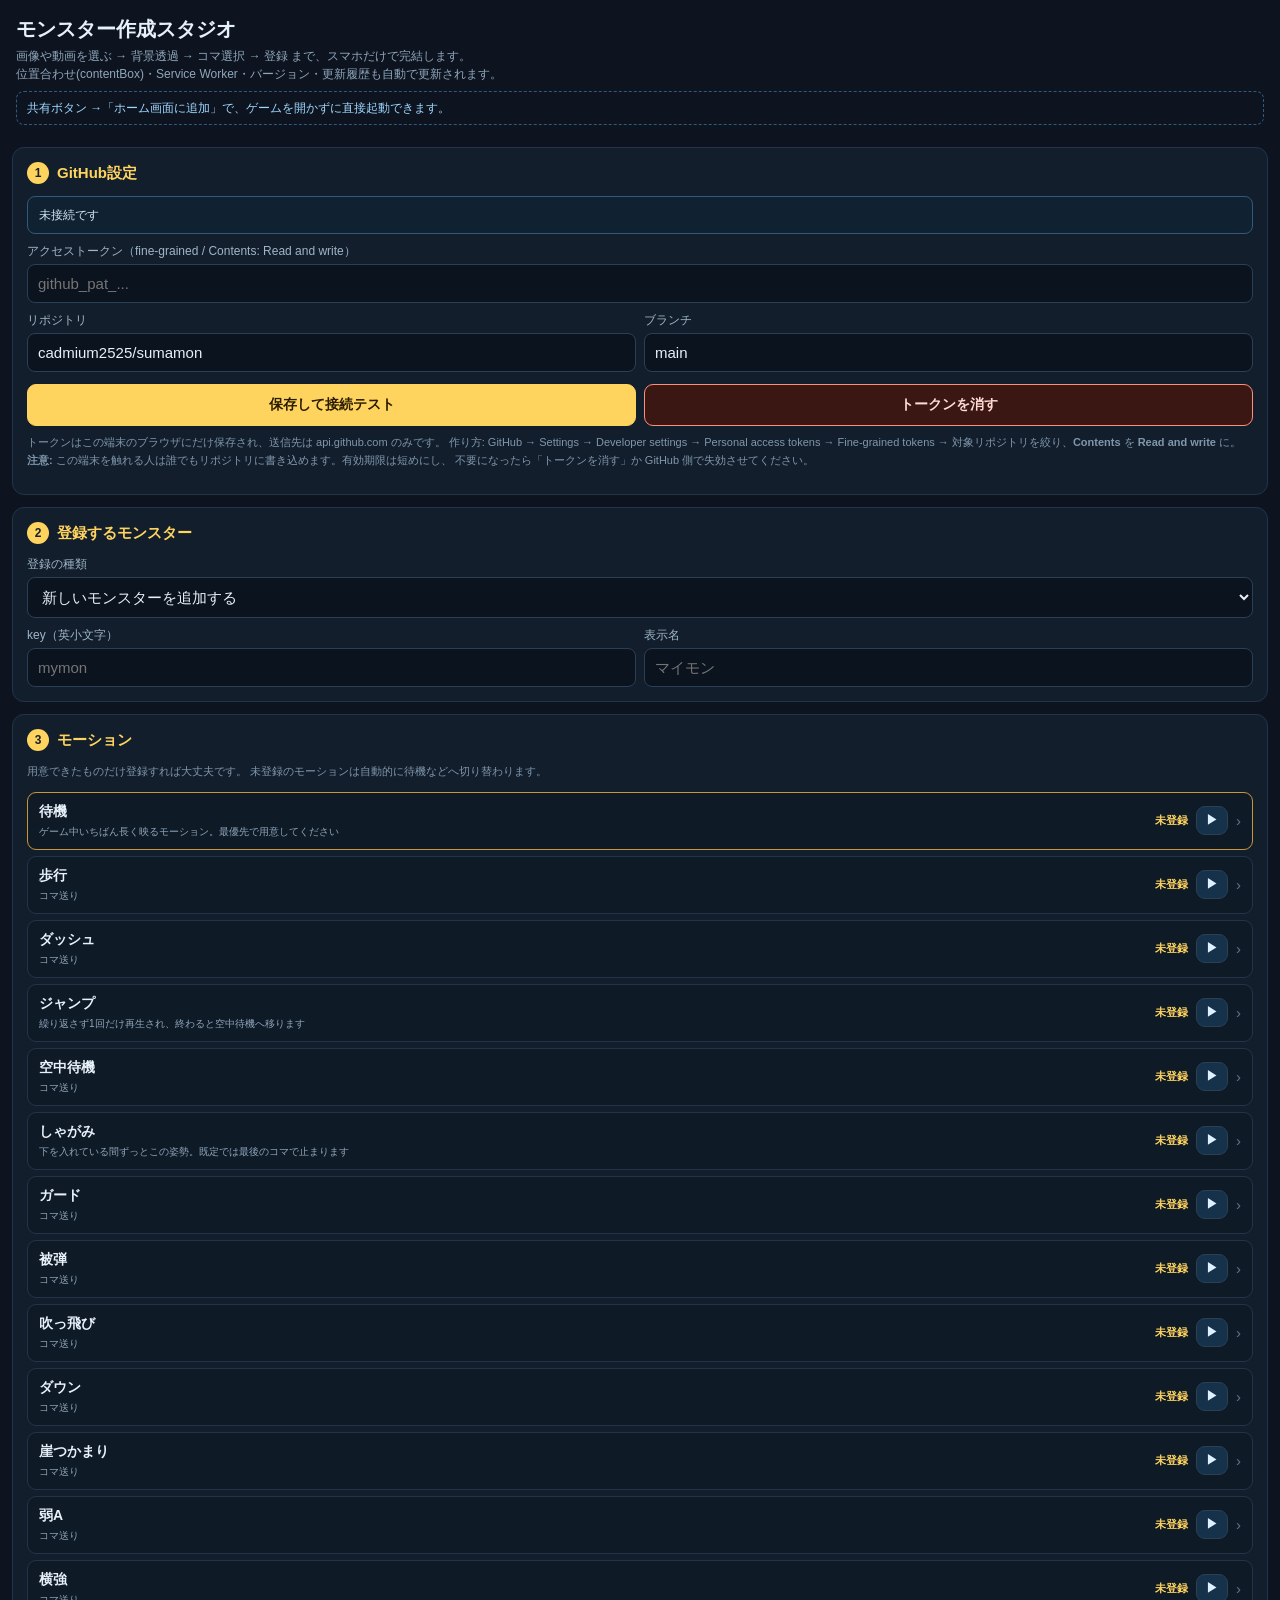
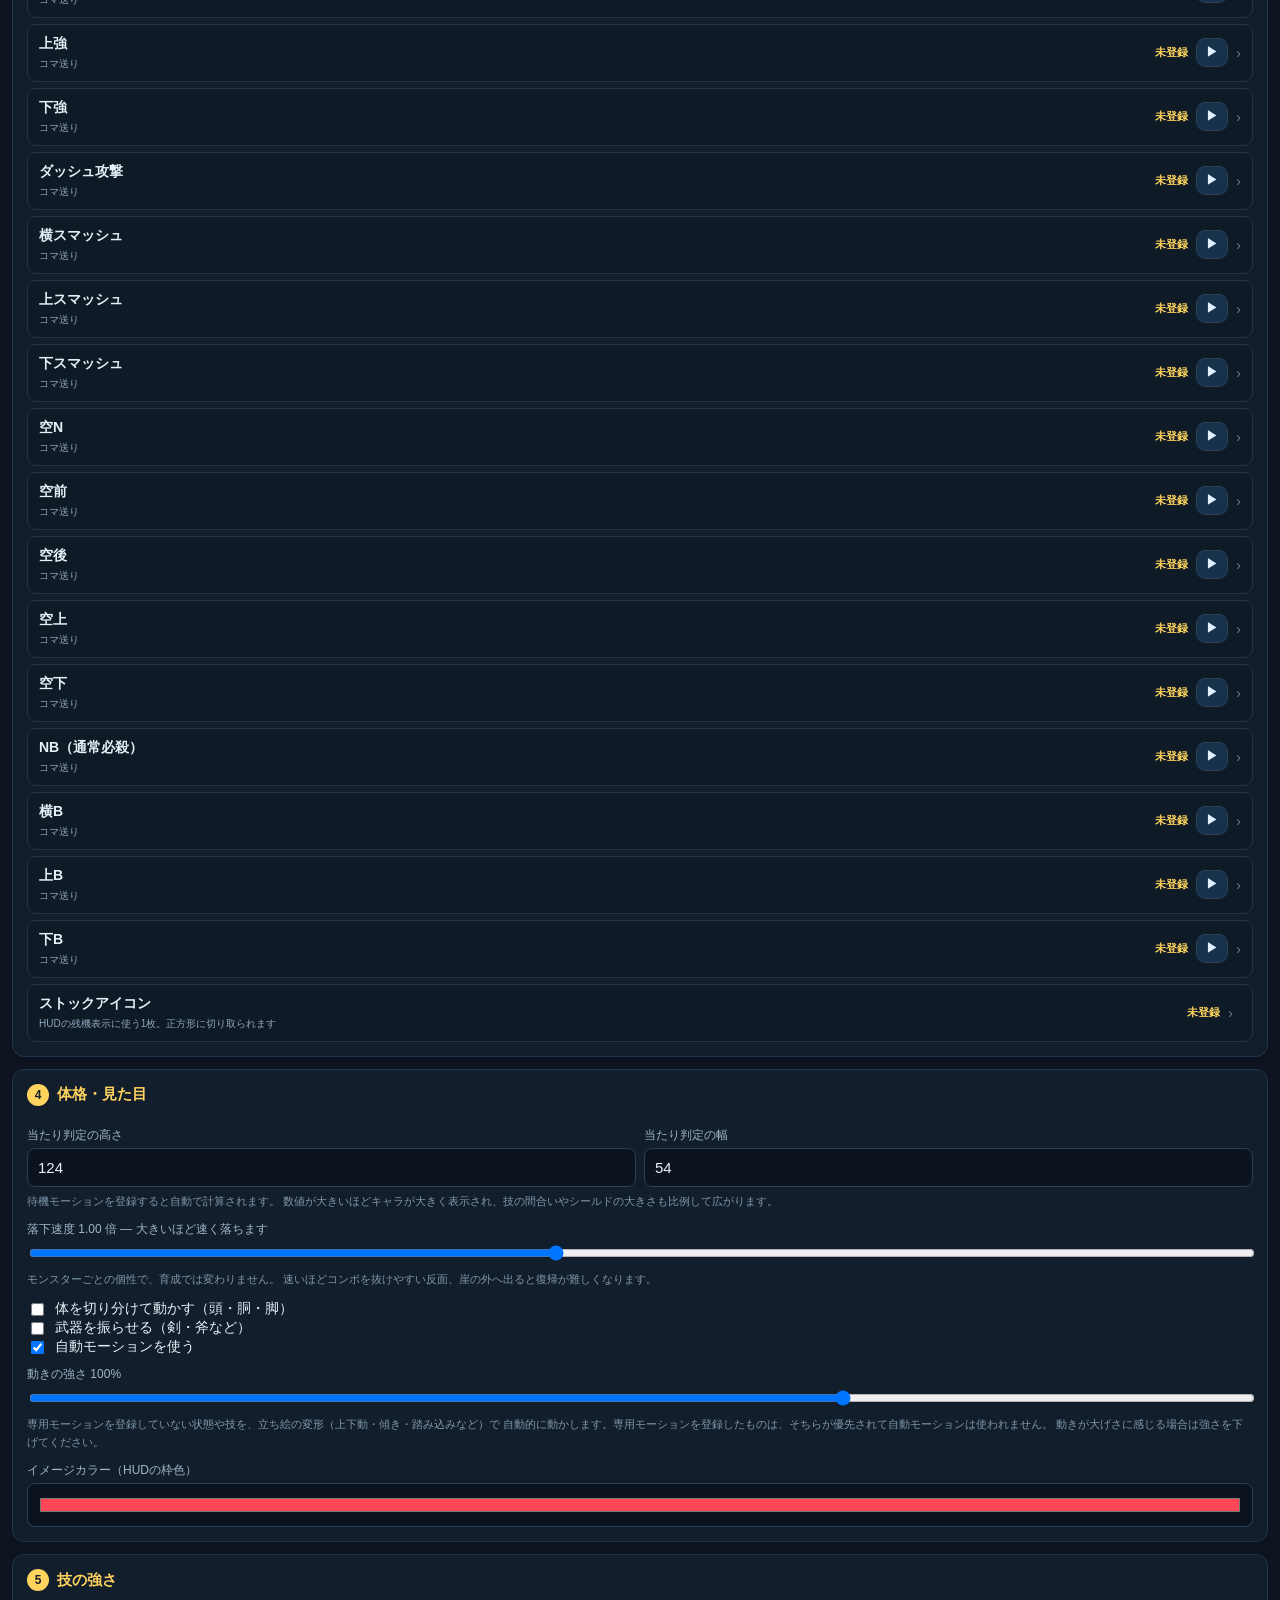
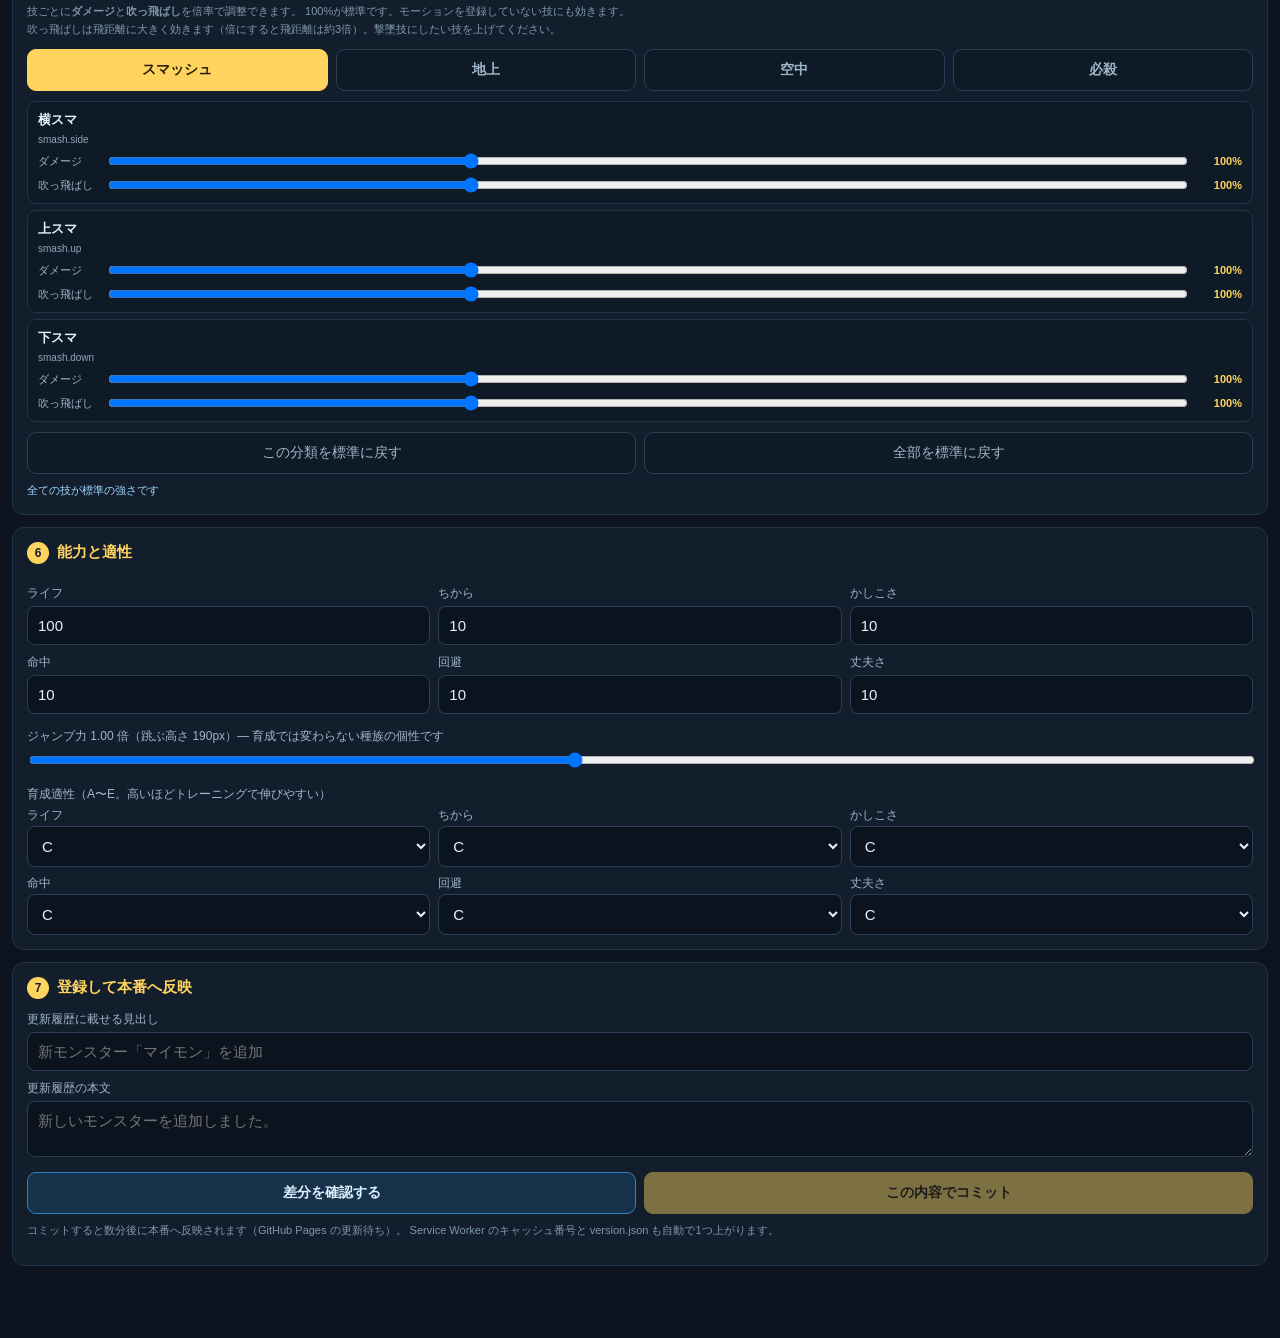
<file: tools/index.html>
<!DOCTYPE html>
<html lang="ja">
<head>
<meta charset="UTF-8">
<meta name="viewport" content="width=device-width, initial-scale=1.0, viewport-fit=cover">
<title>モンスター作成スタジオ</title>
<!-- ゲーム本体とは独立した単体アプリとして動く。
     ホーム画面に追加すればゲームを開かずに直接起動できる。 -->
<link rel="manifest" href="manifest.webmanifest">
<meta name="theme-color" content="#0d1420">
<meta name="mobile-web-app-capable" content="yes">
<meta name="apple-mobile-web-app-capable" content="yes">
<meta name="apple-mobile-web-app-status-bar-style" content="black-translucent">
<meta name="apple-mobile-web-app-title" content="スタジオ">
<link rel="apple-touch-icon" href="assets/studio-icon-180.png">
<link rel="icon" type="image/png" href="assets/studio-icon-180.png">
<style>
* { box-sizing: border-box; -webkit-tap-highlight-color: transparent; }
body { margin: 0; padding: env(safe-area-inset-top) env(safe-area-inset-right) 60px env(safe-area-inset-left); background: #0d1420; color: #e7f1fa;
  font-family: -apple-system, BlinkMacSystemFont, "Hiragino Sans", sans-serif; font-size: 15px; }
header { padding: 16px 16px 10px; }
h1 { margin: 0; font-size: 20px; }
header p { margin: 4px 0 0; color: #8fa6ba; font-size: 12px; line-height: 1.5; }
.install-hint { margin-top: 8px !important; padding: 7px 10px; border: 1px dashed #2f5a7d; border-radius: 8px; color: #9fd8ff !important; }
section { margin: 12px; padding: 14px; border: 1px solid #22344a; border-radius: 12px; background: #131e2c; }
h2 { display: flex; align-items: center; gap: 8px; margin: 0 0 12px; color: #ffd45e; font-size: 15px; }
h2 i { display: flex; width: 22px; height: 22px; align-items: center; justify-content: center;
  border-radius: 50%; color: #17202b; background: #ffd45e; font-size: 12px; font-style: normal; font-weight: 800; }
label { display: block; margin: 9px 0 4px; color: #9fb6c7; font-size: 12px; }
input, select, textarea { width: 100%; padding: 10px; border: 1px solid #2b3f57; border-radius: 8px;
  color: #e7f1fa; background: #0b131e; font-size: 15px; font-family: inherit; }
input[type=range] { padding: 0; }
button { padding: 11px 14px; border: 1px solid #2f81c9; border-radius: 9px; color: #dff1ff;
  background: #16324b; font-size: 14px; font-weight: 700; font-family: inherit; }
button.primary { border-color: #ffd45e; color: #2a1c00; background: #ffd45e; }
button.danger { border-color: #ff8f7d; color: #ffdbd4; background: #3a1712; }
button:disabled { opacity: .45; }
.row { display: flex; gap: 8px; }
.row > * { flex: 1; min-width: 0; }
.note { margin-top: 8px; color: #7f97ac; font-size: 11px; line-height: 1.6; }
.status { margin-top: 10px; padding: 9px 11px; border-radius: 8px; font-size: 12px; line-height: 1.5; word-break: break-all; }
.status.ok { color: #b8f5c8; background: #0f2b1b; border: 1px solid #2f8a52; }
.status.ng { color: #ffd2c9; background: #33150f; border: 1px solid #a44b39; }
.status.info { color: #cfe6f7; background: #102231; border: 1px solid #2f5a7d; }
.motion-list { display: grid; gap: 6px; }
.motion-row { display: grid; grid-template-columns: 1fr auto auto auto; align-items: center; gap: 8px; cursor: pointer;
  padding: 10px 11px; border: 1px solid #22344a; border-radius: 9px; background: #0f1a27; text-align: left; width: 100%; }
.motion-row.done { border-color: #3f9e63; background: #10251a; }
.motion-row.required:not(.done) { border-color: #c9973a; }
.motion-row b { display: block; color: #e7f1fa; font-size: 14px; }
.motion-row small { color: #8fa6ba; font-size: 10px; }
.motion-row .count { color: #ffd45e; font-size: 11px; font-weight: 800; white-space: nowrap; }
.motion-row .count.kept { color: #7fd6a0; }
.projectile-box { margin-top: 14px; padding: 12px; border: 1px solid #2b3f57; border-radius: 10px; background: #0f1a27; }
.projectile-box.hidden, #pj-fields.hidden, #pj-bomb.hidden { display: none; }
.check { display: flex !important; align-items: center; gap: 8px; margin: 0 !important; color: #e7f1fa !important; font-size: 14px !important; }
.check input { width: auto; }
.preview.small { height: 90px; }
.preview.small img { max-height: 80px; max-width: 90%; object-fit: contain; }
.kept-note { margin-top: 8px; padding: 8px 10px; border-radius: 8px; background: #10251a; border: 1px solid #2f8a52; color: #b8f5c8; font-size: 11px; line-height: 1.6; }
.kept-note.hidden { display: none; }
.chev { color: #5d7590; }
.motion-play { padding: 5px 9px; border-color: #2b3f57; background: #16324b; font-size: 12px; }
.motion-play:active { background: #2f81c9; }
/* 画面いっぱいに出すため body の safe-area 余白が効かない。
   端末の時計やノッチに「戻る」が隠れないよう、ここで直接よける。 */
.editor { position: fixed; inset: 0; z-index: 50; overflow-y: auto; background: #0d1420;
  padding: 0 env(safe-area-inset-right) calc(40px + env(safe-area-inset-bottom)) env(safe-area-inset-left); }
.editor.hidden { display: none; }
.editor-head { position: sticky; top: 0; z-index: 2; display: flex; align-items: center; gap: 10px;
  padding: 12px 14px; padding-top: calc(12px + env(safe-area-inset-top));
  background: #101b28; border-bottom: 1px solid #22344a; }
.editor-head strong { flex: 1; font-size: 16px; }
.frames { display: grid; grid-template-columns: repeat(auto-fill, minmax(74px, 1fr)); gap: 6px; margin-top: 10px; }
.frame { position: relative; border: 2px solid #2b3f57; border-radius: 8px; padding: 2px;
  background: repeating-conic-gradient(#20303f 0 25%, #182634 0 50%) 0 0/14px 14px; }
.frame.off { opacity: .35; border-style: dashed; }
.frame.hit { border-color: #ff6b57; box-shadow: 0 0 0 2px rgba(255,107,87,.35) inset; }
.frame .hitmark { position: absolute; right: 3px; bottom: 2px; color: #ff8f7d; font-size: 10px; font-weight: 900; text-shadow: 0 1px 2px #000; }
/* このコマだけ手を入れてある印（筆＝手描きマスク／個＝コマ個別の抜き方） */
.frame .tuned { position: absolute; left: 3px; bottom: 2px; color: #ffd45e; font-size: 10px; font-weight: 900; font-style: normal; text-shadow: 0 1px 2px #000; }
.frame-edit { position: absolute; right: 2px; top: 2px; width: 22px; height: 22px; padding: 0;
  border: 1px solid #3d5a78; border-radius: 6px; background: rgba(10,18,28,.8); color: #ffd45e; font-size: 12px; line-height: 1; }
.frame-adjust-button { position: absolute; right: 28px; top: 2px; width: 22px; height: 22px; padding: 0;
  border: 1px solid #3d5a78; border-radius: 6px; background: rgba(10,18,28,.8); color: #7ce0ff; font-size: 13px; line-height: 1; }
.frame-adjust { margin-top: 10px; padding: 10px 12px; border: 1px solid #3d6b83; border-radius: 10px; background: #102331; }
.frame-adjust.hidden { display: none; }
.frame-adjust strong { color: #dff5ff; font-size: 13px; }
.frame-adjust button { width: 100%; margin-top: 10px; border-color: #597184; background: #142532; color: #c7d8e5; }
/* ---- コマ1枚の背景を手で直す画面 ---- */
.mask-editor .mask-body { display: flex; flex-direction: column; height: calc(100% - 58px); }
.mask-stage { flex: 1; min-height: 40vh; margin: 8px 10px 0; border: 1px solid #22344a; border-radius: 10px;
  overflow: hidden; background: repeating-conic-gradient(#20303f 0 25%, #182634 0 50%) 0 0/18px 18px; }
#mask-canvas { display: block; touch-action: none; cursor: crosshair; }
.mask-tools { padding: 10px 12px 20px; }
.mask-tools .row { margin-top: 8px; }
.load-existing { width: 100%; margin-top: 8px; border-color: #3f9e63; background: #10251a; color: #b8f5c8; }
.load-existing.hidden { display: none; }
#mask-own-fields.hidden { display: none; }
/* 足元が地面から何px浮いているか（崖つかまりなど高さが変わるモーション用） */
.frame .lift { position: absolute; right: 3px; top: 2px; color: #7ce0ff; font-size: 10px; font-weight: 900; font-style: normal; text-shadow: 0 1px 2px #000; }
.seg button { border-color: #2b3f57; background: #0f1a27; color: #9fb6c7; }
.seg button.seg-on { border-color: #ffd45e; color: #2a1c00; background: #ffd45e; }
#atk-detail.hidden, #atk-fields.hidden { display: none; }
.frame-spec { margin-top: 12px; padding: 10px; border: 1px solid #2b3f57; border-radius: 10px; background: #0f1a27; }
#atk-frames-fields.hidden { display: none; }
#atk-endlag-note { display: block; margin-top: 3px; color: #ffd45e; font-size: 10px; }
#atk-endlag-note.hidden { display: none; }
.frame img { display: block; width: 100%; height: 68px; object-fit: contain; }
.frame span { position: absolute; top: 2px; left: 4px; color: #fff; font-size: 10px; font-weight: 800; text-shadow: 0 1px 2px #000; }
.preview { display: flex; align-items: flex-end; justify-content: center; height: 210px; margin-top: 10px;
  border: 1px solid #22344a; border-radius: 10px;
  background: repeating-conic-gradient(#20303f 0 25%, #182634 0 50%) 0 0/18px 18px; }
.preview canvas { width: 100%; height: 200px; }
.box-info { margin-top: 8px; color: #9fd8ff; font-size: 11px; line-height: 1.6; }
.diff { max-height: 46vh; overflow: auto; margin-top: 10px; padding: 10px; border: 1px solid #22344a;
  border-radius: 8px; background: #0a121c; color: #b9d3e8; font-size: 11px; line-height: 1.6; white-space: pre-wrap; word-break: break-all; }
.apt-grid { display: grid; grid-template-columns: repeat(3, 1fr); gap: 8px; }
.apt-grid label { margin: 0 0 2px; }
.dropper-box { margin-top: 10px; padding: 10px; border: 1px solid #2b3f57; border-radius: 10px; background: #0f1a27; }
.dropper-box button.on { border-color: #ffd45e; color: #2a1c00; background: #ffd45e; }
.dropper-list { display: flex; flex-wrap: wrap; gap: 6px; margin-top: 8px; }
.dropper-chip { display: flex; align-items: center; gap: 5px; padding: 3px 8px 3px 4px; border: 1px solid #2b3f57;
  border-radius: 999px; background: #16243494; color: #cfe6f7; font-size: 11px; }
.dropper-chip i { display: block; width: 16px; height: 16px; border: 1px solid rgba(255,255,255,.5); border-radius: 4px; }
.preview.pick { outline: 2px solid #ffd45e; cursor: crosshair; }
.move-power-list { display: grid; gap: 6px; margin-top: 10px; }
.mp-row { padding: 9px 10px; border: 1px solid #22344a; border-radius: 9px; background: #0f1a27; }
.mp-row.changed { border-color: #ffd45e; }
.mp-row b { display: block; color: #e7f1fa; font-size: 13px; }
.mp-row small { color: #8fa6ba; font-size: 10px; }
.mp-slider { display: grid; grid-template-columns: 62px 1fr 46px; align-items: center; gap: 8px; margin-top: 6px; }
.mp-slider span { color: #9fb6c7; font-size: 11px; }
.mp-slider i { color: #ffd45e; font-size: 11px; font-style: normal; font-weight: 800; text-align: right; }
.mp-slider input { margin: 0; }
button.ghost { border-color: #2b3f57; background: #0f1a27; color: #9fb6c7; font-weight: 400; }
.hidden { display: none; }
</style>
</head>
<body>
<header>
  <h1>モンスター作成スタジオ</h1>
  <p>画像や動画を選ぶ → 背景透過 → コマ選択 → 登録 まで、スマホだけで完結します。<br>
     位置合わせ(contentBox)・Service Worker・バージョン・更新履歴も自動で更新されます。</p>
  <p class="install-hint">共有ボタン →「ホーム画面に追加」で、ゲームを開かずに直接起動できます。</p>
</header>

<section>
  <h2><i>1</i>GitHub設定</h2>
  <div id="gh-state" class="status info">未接続です</div>
  <label>アクセストークン（fine-grained / Contents: Read and write）</label>
  <input id="gh-token" type="password" autocomplete="off" placeholder="github_pat_...">
  <div class="row">
    <div><label>リポジトリ</label><input id="gh-repo" placeholder="owner/repo"></div>
    <div><label>ブランチ</label><input id="gh-branch" placeholder="main"></div>
  </div>
  <div class="row" style="margin-top:12px">
    <button id="gh-save" class="primary">保存して接続テスト</button>
    <button id="gh-clear" class="danger">トークンを消す</button>
  </div>
  <p class="note">トークンはこの端末のブラウザにだけ保存され、送信先は api.github.com のみです。
    作り方: GitHub → Settings → Developer settings → Personal access tokens → Fine-grained tokens →
    対象リポジトリを絞り、<b>Contents</b> を <b>Read and write</b> に。<br>
    <b>注意:</b> この端末を触れる人は誰でもリポジトリに書き込めます。有効期限は短めにし、
    不要になったら「トークンを消す」か GitHub 側で失効させてください。</p>
</section>

<section>
  <h2><i>2</i>登録するモンスター</h2>
  <label>登録の種類</label>
  <select id="spec-mode">
    <option value="new">新しいモンスターを追加する</option>
    <option value="edit">既存のモンスターを編集する</option>
  </select>
  <div id="existing-wrap" class="hidden">
    <label>編集するモンスター</label>
    <select id="spec-existing"></select>
  </div>
  <div class="row">
    <div><label>key（英小文字）</label><input id="spec-key" placeholder="mymon"></div>
    <div><label>表示名</label><input id="spec-name" placeholder="マイモン"></div>
  </div>
</section>

<section>
  <h2><i>3</i>モーション</h2>
  <p class="note" style="margin-top:0">用意できたものだけ登録すれば大丈夫です。
    未登録のモーションは自動的に待機などへ切り替わります。</p>
  <div id="motion-list" class="motion-list"></div>
</section>

<section>
  <h2><i>4</i>体格・見た目</h2>
  <div class="row">
    <div><label>当たり判定の高さ</label><input id="spec-hh" type="number" value="124"></div>
    <div><label>当たり判定の幅</label><input id="spec-hw" type="number" value="54"></div>
  </div>
  <p class="note" style="margin-top:6px">待機モーションを登録すると自動で計算されます。
    数値が大きいほどキャラが大きく表示され、技の間合いやシールドの大きさも比例して広がります。</p>
  <label>落下速度 <span id="spec-fall-value">1.00</span> 倍 — 大きいほど速く落ちます</label>
  <input id="spec-fall" type="range" min="70" max="140" value="100">
  <p class="note" style="margin-top:6px">モンスターごとの個性で、育成では変わりません。
    速いほどコンボを抜けやすい反面、崖の外へ出ると復帰が難しくなります。</p>
  <label class="check" style="margin-top:14px"><input id="spec-parts" type="checkbox"> 体を切り分けて動かす（頭・胴・脚）</label>
  <div id="parts-fields" class="hidden">
    <p class="note" style="margin-top:8px">首・腰・脚の分かれ目を線で指定すると、歩行やジャンプで
      脚が振られるようになります。線の位置はスライダーで合わせてください。</p>
    <label>首の位置 <span id="parts-neck-value">0</span></label>
    <input id="parts-neck" type="range" min="0" max="100" value="35">
    <label>腰の位置 <span id="parts-hip-value">0</span></label>
    <input id="parts-hip" type="range" min="0" max="100" value="72">
    <label>脚の分かれ目 <span id="parts-split-value">0</span></label>
    <input id="parts-split" type="range" min="0" max="100" value="50">
    <div class="row seg" style="margin-top:10px">
      <button id="parts-pose-stand" class="seg-on" type="button">直立</button>
      <button id="parts-pose-walk" type="button">歩行</button>
      <button id="parts-pose-dash" type="button">ダッシュ</button>
      <button id="parts-pose-jump" type="button">ジャンプ</button>
    </div>
    <div class="preview"><canvas id="parts-preview" width="360" height="200"></canvas></div>
    <div id="parts-info" class="box-info"></div>
    <p class="note">切り口の隙間が見えないよう、上の部品が下の継ぎ目を少し覆うように切っています。
      それでも大きく振ると継ぎ目が見えるため、ゲーム内では角度を控えめに抑えています。</p>
  </div>
  <label class="check" style="margin-top:14px"><input id="spec-weapon" type="checkbox"> 武器を振らせる（剣・斧など）</label>
  <div id="weapon-fields" class="hidden">
    <p class="note" style="margin-top:8px">下のプレビューで<b>武器を囲むようにドラッグ</b>し、次に<b>握りの位置をタップ</b>します。
      握りを軸にして武器が振られます。</p>
    <div class="row seg">
      <button id="weapon-mode-rect" class="seg-on" type="button">武器を囲む</button>
      <button id="weapon-mode-pivot" type="button">握りを指定</button>
    </div>
    <label>振りの確認 <span id="weapon-angle-value">0</span>°</label>
    <input id="weapon-angle" type="range" min="-55" max="55" value="0">
    <div class="preview"><canvas id="weapon-preview" width="360" height="200"></canvas></div>
    <div id="weapon-info" class="box-info"></div>
    <p class="note">元の絵からは武器を消していません。矩形で消すと体に重なった部分が黒い穴になるためです。
      そのぶん振ると元の武器がうっすら残像として見えます。上のスライダーで振り角を動かし、
      違和感が出ない範囲に収まっているか確かめてください。</p>
  </div>
  <label class="check" style="margin-top:14px"><input id="spec-proc" type="checkbox" checked> 自動モーションを使う</label>
  <label>動きの強さ <span id="spec-proc-value">100</span>%</label>
  <input id="spec-proc-intensity" type="range" min="0" max="150" value="100">
  <p class="note" style="margin-top:6px">専用モーションを登録していない状態や技を、立ち絵の変形（上下動・傾き・踏み込みなど）で
    自動的に動かします。専用モーションを登録したものは、そちらが優先されて自動モーションは使われません。
    動きが大げさに感じる場合は強さを下げてください。</p>
  <label>イメージカラー（HUDの枠色）</label>
  <input id="spec-color" type="color" value="#ff4757" style="height:44px">
</section>

<section>
  <h2><i>5</i>技の強さ</h2>
  <p class="note" style="margin-top:0">技ごとに<b>ダメージ</b>と<b>吹っ飛ばし</b>を倍率で調整できます。
    100%が標準です。モーションを登録していない技にも効きます。<br>
    吹っ飛ばしは飛距離に大きく効きます（倍にすると飛距離は約3倍）。撃墜技にしたい技を上げてください。</p>
  <div class="row seg" style="margin-top:10px">
    <button id="mp-tab-smash" class="seg-on" type="button">スマッシュ</button>
    <button id="mp-tab-ground" type="button">地上</button>
    <button id="mp-tab-air" type="button">空中</button>
    <button id="mp-tab-special" type="button">必殺</button>
  </div>
  <div id="move-power-list" class="move-power-list"></div>
  <div class="row" style="margin-top:10px">
    <button id="mp-reset" class="ghost" type="button">この分類を標準に戻す</button>
    <button id="mp-reset-all" class="ghost" type="button">全部を標準に戻す</button>
  </div>
  <div id="move-power-info" class="box-info"></div>
</section>

<section>
  <h2><i>6</i>能力と適性</h2>
  <div class="row">
    <div><label>ライフ</label><input id="st-life" type="number" value="100"></div>
    <div><label>ちから</label><input id="st-power" type="number" value="10"></div>
    <div><label>かしこさ</label><input id="st-intelligence" type="number" value="10"></div>
  </div>
  <div class="row">
    <div><label>命中</label><input id="st-accuracy" type="number" value="10"></div>
    <div><label>回避</label><input id="st-evasion" type="number" value="10"></div>
    <div><label>丈夫さ</label><input id="st-defense" type="number" value="10"></div>
  </div>
  <label style="margin-top:14px">ジャンプ力 <span id="spec-jump-value">1.00</span> 倍（跳ぶ高さ <span id="spec-jump-height">190</span>px）— 育成では変わらない種族の個性です</label>
  <input id="spec-jump" type="range" min="60" max="150" value="100">
  <label style="margin-top:14px">育成適性（A〜E。高いほどトレーニングで伸びやすい）</label>
  <div class="apt-grid" id="apt-grid"></div>
</section>

<section>
  <h2><i>7</i>登録して本番へ反映</h2>
  <label>更新履歴に載せる見出し</label>
  <input id="log-title" placeholder="新モンスター「マイモン」を追加">
  <label>更新履歴の本文</label>
  <textarea id="log-body" rows="2" placeholder="新しいモンスターを追加しました。"></textarea>
  <div class="row" style="margin-top:12px">
    <button id="btn-diff">差分を確認する</button>
    <button id="btn-commit" class="primary" disabled>この内容でコミット</button>
  </div>
  <div id="commit-state" class="status info hidden"></div>
  <div id="diff" class="diff hidden"></div>
  <p class="note">コミットすると数分後に本番へ反映されます（GitHub Pages の更新待ち）。
    Service Worker のキャッシュ番号と version.json も自動で1つ上がります。</p>
</section>

<!-- モーションの確認（登録済み・未登録どちらも見られる） -->
<div id="preview" class="editor hidden">
  <div class="editor-head">
    <button id="pv-close">← 戻る</button>
    <strong id="pv-title"></strong>
  </div>
  <section>
    <div id="pv-state" class="note" style="margin:0 0 10px"></div>
    <div class="preview"><canvas id="pv-canvas" width="360" height="260"></canvas></div>
    <div class="row seg" style="margin-top:10px">
      <button id="pv-kind-frames" class="seg-on" type="button">専用モーション</button>
      <button id="pv-kind-auto" type="button">自動モーション</button>
    </div>
    <div id="pv-auto-fields" class="hidden">
      <p class="note" style="margin-top:8px">専用モーションを登録していない技・状態が、ゲーム中どう動くかの確認です。
        立ち絵を変形させて動かします。</p>
      <label class="check" style="margin-top:8px"><input id="pv-parts" type="checkbox"> 体を切り分けて動かす（頭・胴・脚）</label>
      <label>動きの強さ <span id="pv-intensity-value">100</span>%</label>
      <input id="pv-intensity" type="range" min="0" max="200" value="100">
    </div>
    <div class="row" style="margin-top:10px">
      <button id="pv-play" type="button">停止</button>
      <select id="pv-slot"></select>
    </div>
    <div id="pv-info" class="box-info"></div>
  </section>
</div>

<!-- モーション編集画面 -->
<div id="editor" class="editor hidden">
  <div class="editor-head">
    <button id="ed-close">← 戻る</button>
    <strong id="ed-title"></strong>
  </div>
  <section>
    <div id="ed-hint" class="note" style="margin:0 0 10px"></div>
    <label>素材の種類</label>
    <select id="ed-source">
      <option value="images">画像から作る（複数選択・順番がコマ順になります）</option>
      <option value="video">動画から作る（自動でコマに切り出します）</option>
      <option value="sheet">スプライトシートから作る（1枚に並んだコマを切り出します）</option>
    </select>
    <div id="ed-source-images">
      <label>画像を選ぶ</label>
      <input id="ed-files" type="file" accept="image/*" multiple>
    </div>
    <div id="ed-source-sheet" class="hidden">
      <label>スプライトシートを選ぶ</label>
      <input id="sheet-file" type="file" accept="image/*">
      <p class="note" style="margin-top:6px">コマの並びを自動で見つけます。うまく分かれない時だけ、
        下の分け方を切り替えてください。<b>使わないコマはタップで外せます。</b></p>
      <div class="row seg" style="margin-top:8px">
        <button id="sheet-mode-auto" class="seg-on" type="button">自動</button>
        <button id="sheet-mode-line" type="button">線で分ける</button>
        <button id="sheet-mode-grid" type="button">等間隔</button>
      </div>
      <div id="sheet-grid-fields" class="hidden">
        <div class="row">
          <div><label>行数</label><input id="sheet-rows" type="number" min="1" value="1"></div>
          <div><label>列数</label><input id="sheet-cols" type="number" min="1" value="4"></div>
        </div>
        <div class="row">
          <div><label>外側の余白</label><input id="sheet-margin" type="number" min="0" value="0"></div>
          <div><label>コマのすき間</label><input id="sheet-gutter" type="number" min="0" value="0"></div>
        </div>
      </div>
      <label>分け方の細かさ <span id="sheet-tol-value">12</span></label>
      <input id="sheet-tol" type="range" min="2" max="40" value="12">
      <div class="preview pick"><canvas id="sheet-preview" width="360" height="240"></canvas></div>
      <div id="sheet-info" class="box-info"></div>
      <label class="check" style="margin-top:10px"><input id="sheet-align" type="checkbox" checked> 足元と体の中心をそろえる</label>
      <p class="note" style="margin-top:4px">コマごとの余白の差でキャラクターが揺れるのを防ぎます。
        崖つかまりのように高さが変わるモーションでは外してください。</p>
      <button id="sheet-apply" class="primary" style="margin-top:10px" disabled>このコマ順で取り込む</button>
    </div>
    <div id="ed-source-video" class="hidden">
      <label>動画を選ぶ</label>
      <input id="ed-video" type="file" accept="video/*">
      <div class="row">
        <div><label>切り出す枚数</label>
          <select id="ed-video-count">
            <option>4</option><option>6</option><option selected>8</option>
            <option>10</option><option>12</option><option>16</option>
          </select></div>
        <div><label>切り出す範囲</label>
          <select id="ed-video-cycle">
            <option value="auto" selected>自動（見つけた周期のぶん）</option>
            <option value="all">動画全体から均等に</option>
          </select></div>
      </div>
      <div id="ed-video-state" class="note"></div>
      <p class="note" style="margin-top:6px">歩行のように同じ動きを繰り返す動画は「自動」が向いています。
        1回きりの動作（攻撃など）は「動画全体から均等に」を選んでください。</p>
    </div>
    <label>背景の抜き方</label>
    <select id="ed-bgmode">
      <option value="corner">四隅の色を自動で抜く</option>
      <option value="surface">背景を推定して抜く（背景と色が近い時）</option>
      <option value="white">白背景</option>
      <option value="black">黒背景</option>
      <option value="none">すでに透過済み（そのまま使う）</option>
    </select>
    <p class="note" style="margin-top:6px"><b>「背景を推定して抜く」</b>は、
      背景とキャラの色が近い時や、<b>キャラが画像の端で切れている</b>時に使ってください。
      画像の縁から「この場所の背景は何色のはず」を割り出して比べるので、
      縁に写り込んだキャラの色につられません。ふつうの絵は「四隅の色」で十分です。</p>
    <label>しきい値 <span id="ed-threshold-value">30</span> — 大きくすると背景を多く抜きます</label>
    <input id="ed-threshold" type="range" min="0" max="140" value="30">
    <div class="dropper-box">
      <button id="ed-dropper" type="button">スポイトで背景の色を足す</button>
      <div id="ed-dropper-list" class="dropper-list"></div>
      <p class="note" style="margin-top:6px">背景が抜けきらない時は、このボタンを押してから
        <b>下のプレビューで残っている背景をタップ</b>してください。その色も背景として抜かれます。
        何回でも足せます（色をタップすると取り消せます）。<br>
        背景は「画像の縁からつながっている範囲」だけを抜くため、
        キャラクターの内側にある同じ色は消えません。</p>
    </div>
    <label>1コマの表示フレーム数 <span id="ed-dur-value">8</span>（小さいほど速い・60分の1秒単位）</label>
    <input id="ed-duration" type="range" min="1" max="20" value="8">
    <!-- しゃがみのように姿勢を保つモーションは、繰り返さず最後のコマで止める -->
    <label class="check" style="margin-top:10px"><input id="ed-loop" type="checkbox" checked> コマを繰り返す（ループ再生）</label>
    <p class="note" id="ed-loop-note">外すと<b>最後のコマで止まります</b>。しゃがみのように「入力している間ずっとその姿勢」でいてほしいモーションは外してください。</p>
    <label>足元の位置を微調整 <span id="ed-foot-value">0</span>px — 影が残る/削れすぎる時だけ動かします（コマ別に上書きしていないコマに効きます）</label>
    <input id="ed-foot" type="range" min="-60" max="60" value="0">
    <div class="row" style="margin-top:12px">
      <button id="ed-apply">この設定で作り直す</button>
      <button id="ed-play">再生 / 停止</button>
    </div>
    <label>表示サイズ <span id="ed-scale-value">100</span>% — 待機モーション（薄い影）と体の大きさが揃うように調整します（コマ別に上書きしていないコマに効きます）</label>
    <input id="ed-scale" type="range" min="55" max="185" value="100">
    <div id="ed-frame-adjust" class="frame-adjust hidden">
      <strong id="ed-frame-adjust-title">1コマ目だけを調整</strong>
      <label>このコマの足元 <span id="ed-frame-foot-value">0</span>px</label>
      <input id="ed-frame-foot" type="range" min="-60" max="60" value="0">
      <label>このコマの表示サイズ <span id="ed-frame-scale-value">100</span>%</label>
      <input id="ed-frame-scale" type="range" min="55" max="185" value="100">
      <label>このコマの横位置 <span id="ed-frame-shift-value">0</span>px（＋でキャラの向いている方へ）</label>
      <input id="ed-frame-shift" type="range" min="-120" max="120" value="0">
      <p class="note" style="margin-top:6px">パンチのように腕が前へ伸びる技は、伸びた腕のぶん枠が前へ広がり、
        体が後ろへずれて見えます。<b>待機モーション（薄い影）に背中が重なるまで</b>横位置をずらしてください。<br>
        ずれ方は全コマ共通なので、決まったら<b>「この調整を全コマに適用」</b>でまとめて配れます。
        <b>攻撃判定も絵と一緒に動きます。</b></p>
      <button id="ed-frame-apply-all" type="button">この調整を全コマに適用</button>
      <button id="ed-frame-reset" type="button">このコマの調整を消す</button>
    </div>
    <div id="ed-kept" class="kept-note hidden"></div>
    <!-- 登録済みのモーションを読み込み直して、コマ送りの速さ・足元・透過だけ直せるようにする -->
    <button id="ed-load-existing" type="button" class="load-existing hidden">登録済みのコマを読み込んで編集する</button>
    <div class="preview"><canvas id="ed-preview" width="360" height="200"></canvas></div>
    <div id="ed-box" class="box-info"></div>
    <div id="ed-frames" class="frames"></div>
    <div id="ed-attack" class="projectile-box hidden">
      <label class="check"><input id="atk-use" type="checkbox"> 攻撃判定を設定する</label>
      <div id="atk-fields" class="hidden">
        <p class="note" style="margin-top:8px">下のコマ一覧で<b>判定が出るコマ</b>をタップして選びます。
          位置・大きさ・軌道は画像から自動で読み取ります。</p>
        <div class="row seg">
          <button id="atk-mode-frames" class="seg-on" type="button">使うコマを選ぶ</button>
          <button id="atk-mode-hit" type="button">判定コマを選ぶ</button>
        </div>
        <label>攻撃タイプ</label>
        <select id="atk-type">
          <option value="quick">素早い（威力小・隙が少ない）</option>
          <option value="normal" selected>標準</option>
          <option value="heavy">大ぶり（威力大・隙が大きい）</option>
        </select>
        <label>威力 <span id="atk-power-value">100</span>%</label>
        <input id="atk-power" type="range" min="50" max="180" value="100">
        <label>判定の大きさ <span id="atk-size-value">100</span>%</label>
        <input id="atk-size" type="range" min="50" max="160" value="100">
        <div id="atk-summary" class="box-info"></div>
        <!-- 発生F・持続F・後隙F を直接指定する。
             既定ではコマ割りから自動計算されるが、対戦バランスを詰める時は数値で決めたい。 -->
        <div class="frame-spec">
          <div id="atk-frames-current" class="box-info"></div>
          <label class="check"><input id="atk-frames-manual" type="checkbox"> 発生・持続・後隙をフレームで指定する</label>
          <div id="atk-frames-fields" class="hidden">
            <div class="row">
              <div><label>発生F</label><input id="atk-startup" type="number" min="1" max="120" step="1"></div>
              <div><label>持続F</label><input id="atk-active" type="number" min="1" max="120" step="1"></div>
              <div><label>後隙F</label><input id="atk-endlag-f" type="number" min="0" max="120" step="1"></div>
            </div>
            <div id="atk-frames-info" class="box-info"></div>
            <p class="note">全体フレーム＝発生＋持続＋後隙になります。
              コマから読み取った判定の位置・動きは、新しい持続時間へ割り振り直されます
              （多段技の段の間隔も同じ割合で保たれます）。<br>
              <b>発生</b>を短くすると差し込みやすく、<b>持続</b>を長くすると当てやすく、
              <b>後隙</b>を長くすると外した時に反撃されやすくなります。</p>
          </div>
        </div>
        <button id="atk-detail-toggle" type="button" style="margin-top:10px">詳細設定を開く</button>
        <div id="atk-detail" class="hidden">
          <div class="row">
            <div><label>ダメージ</label><input id="atk-dmg" type="number" step="0.5"></div>
            <div><label>吹っ飛ばし</label><input id="atk-kb" type="number" step="0.5"></div>
          </div>
          <div class="row">
            <div><label>吹っ飛ぶ角度</label><input id="atk-angle" type="number"></div>
            <div><label>後隙</label><input id="atk-endlag" type="number"><small id="atk-endlag-note" class="hidden">上の「後隙F」で指定中</small></div>
          </div>
          <label>威力に反映するステータス</label>
          <select id="atk-stat">
            <option value="power">ちから（打撃技）</option>
            <option value="intelligence">かしこさ（必殺技）</option>
          </select>
          <p class="note">ここを直接編集すると、以降は攻撃タイプ・威力スライダーの自動計算より
            この数値が優先されます。「自動に戻す」で元に戻せます。</p>
          <button id="atk-detail-reset" type="button">自動計算に戻す</button>
        </div>
      </div>
    </div>
    <div id="ed-projectile" class="projectile-box hidden">
      <label class="check"><input id="pj-use" type="checkbox"> 飛び道具を出す（矢・弾など）</label>
      <div id="pj-fields" class="hidden">
        <label>種類</label>
        <select id="pj-type">
          <option value="straight">まっすぐ飛ぶ（矢・弾）</option>
          <option value="bomb">放物線を描いて落ちる（爆弾）</option>
        </select>
        <label>飛び道具の画像（1枚）</label>
        <input id="pj-file" type="file" accept="image/*">
        <div class="preview small"><img id="pj-preview" alt=""></div>
        <div class="row">
          <div><label>速さ</label><input id="pj-speed" type="number" value="12" step="0.5"></div>
          <div><label>発射コマ</label><input id="pj-spawn" type="number" value="9"></div>
        </div>
        <div class="row">
          <div><label>幅</label><input id="pj-width" type="number" value="108"></div>
          <div><label>高さ</label><input id="pj-height" type="number" value="30"></div>
        </div>
        <label>飛ぶ長さ（フレーム。60で約1秒）</label>
        <input id="pj-life" type="number" value="95">
        <div id="pj-bomb" class="row hidden">
          <div><label>落ちる速さ</label><input id="pj-gravity" type="number" value="0.28" step="0.02"></div>
          <div><label>爆発の範囲</label><input id="pj-radius" type="number" value="105"></div>
        </div>
        <p class="note">発射コマは「何フレーム目で飛び出すか」です。モーションのどのコマで手を離すかに合わせてください。
          飛び道具を出す技は、体から出る攻撃判定は無くなります。</p>
      </div>
    </div>
    <div class="row" style="margin-top:14px">
      <button id="ed-clear" class="danger">このモーションを空にする</button>
      <button id="ed-done" class="primary">確定する</button>
    </div>
  </section>
</div>

<!-- コマ1枚ぶんの背景を手で直す画面 -->
<div id="mask-editor" class="editor mask-editor hidden">
  <div class="editor-head">
    <button id="mask-close" type="button">← 戻る</button>
    <strong id="mask-title">背景を手で調整</strong>
    <button id="mask-done" type="button" class="primary">反映する</button>
  </div>
  <div class="mask-body">
    <div class="mask-stage"><canvas id="mask-canvas"></canvas></div>
    <div class="mask-tools">
      <div class="row seg">
        <button id="mask-mode-erase" class="seg-on" type="button">消す</button>
        <button id="mask-mode-keep" type="button">戻す</button>
        <button id="mask-mode-move" type="button">移動</button>
      </div>
      <label>ブラシの大きさ <span id="mask-size-value">28</span>px</label>
      <input id="mask-size" type="range" min="2" max="200" value="28">
      <label>ブラシのやわらかさ <span id="mask-soft-value">50</span>% — 大きいほど縁がぼやけます</label>
      <input id="mask-soft" type="range" min="0" max="100" value="50">
      <div class="row">
        <button id="mask-undo" type="button">1つ戻す</button>
        <button id="mask-clear" type="button">塗りを全部消す</button>
        <button id="mask-fit" type="button">全体を表示</button>
      </div>
      <label class="check"><input id="mask-own" type="checkbox"> このコマだけ別の抜き方にする</label>
      <div id="mask-own-fields" class="hidden">
        <label>背景の抜き方（このコマ）</label>
        <select id="mask-bgmode">
          <option value="corner">四隅の色を自動で抜く</option>
          <option value="surface">背景を推定して抜く（背景と色が近い時）</option>
          <option value="white">白背景</option>
          <option value="black">黒背景</option>
          <option value="none">すでに透過済み（そのまま使う）</option>
        </select>
        <label>しきい値 <span id="mask-threshold-value">30</span></label>
        <input id="mask-threshold" type="range" min="0" max="140" value="30">
      </div>
      <p class="note"><b>消す</b>＝なぞった所を透明にします。<b>戻す</b>＝自動で消えすぎた所を元の絵に戻します。<br>
        2本指でつまむと拡大・縮小、<b>移動</b>を押している間は指で位置をずらせます。<br>
        ここでの調整は<b>このコマだけ</b>に効きます。全コマまとめて変えたい時は、
        前の画面の「背景の抜き方」「しきい値」を使ってください。</p>
    </div>
  </div>
</div>

<script>
// ツールのスクリプトは常に最新を読み込む。
// 古い版が残っているとリポジトリへ不正な内容をコミットしてしまう恐れがあるため、
// ブラウザのHTTPキャッシュを毎回回避する（ファイルは小さく、体感差は無い）。
(async () => {
  const stamp = Date.now();
  // '../js/procedural-motion.js' はゲーム本体の自動モーション計算。
  // スタジオ側で作り直すと確認できた動きと本番がずれるため、そのまま読み込む。
  const files = ['../js/procedural-motion', 'studio-motions', 'studio-image', 'studio-mask', 'studio-video',
    'studio-sheet', 'studio-preview', 'studio-github', 'studio-build', 'studio-app'];
  for (const name of files) {
    try {
      await new Promise((resolve, reject) => {
        const script = document.createElement('script');
        script.src = `${name}.js?t=${stamp}`;
        script.onload = resolve;
        script.onerror = () => reject(new Error(name));
        document.head.appendChild(script);
      });
    } catch (error) {
      document.body.insertAdjacentHTML('afterbegin',
        `<div style="margin:12px;padding:12px;border-radius:8px;background:#33150f;color:#ffd2c9">
          ${error.message.split('/').pop()}.js を読み込めませんでした。通信状態を確認して再読み込みしてください。</div>`);
      return;
    }
  }
})();
</script>
</body>
</html>
</file>
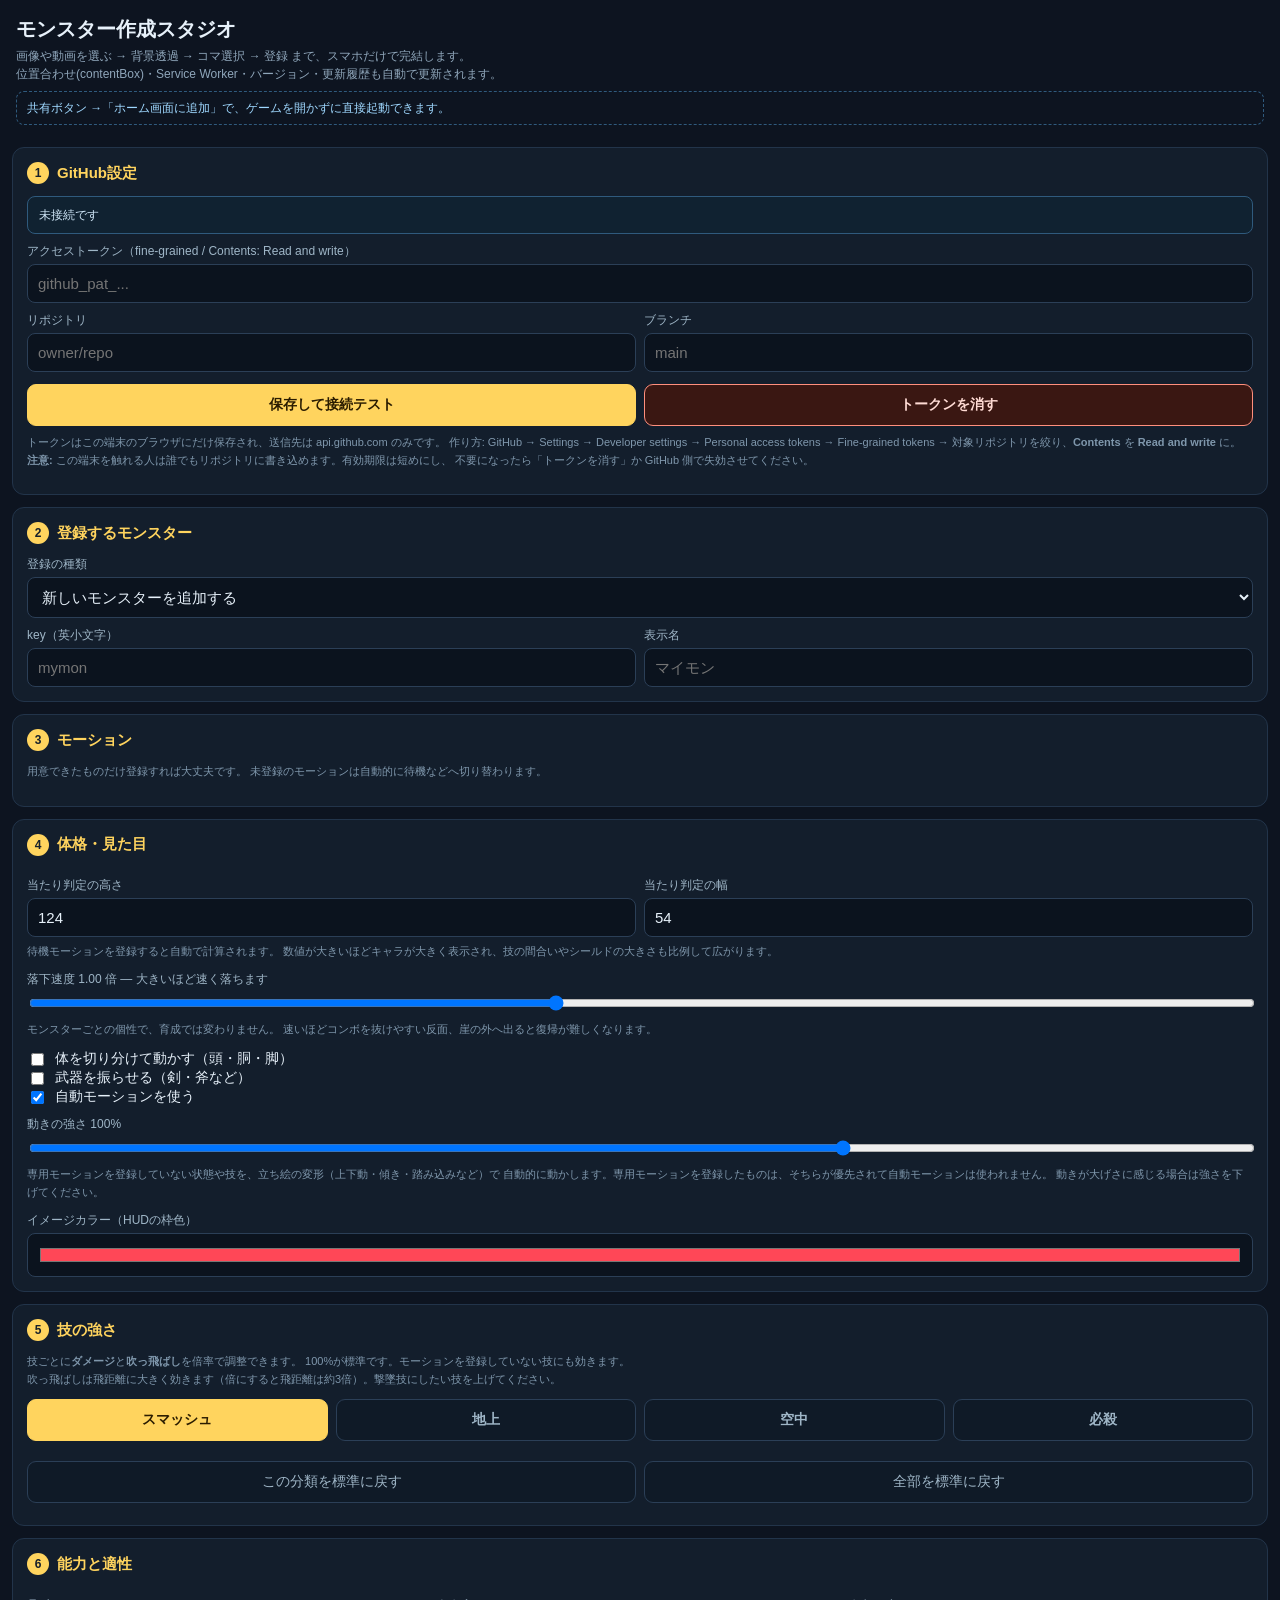
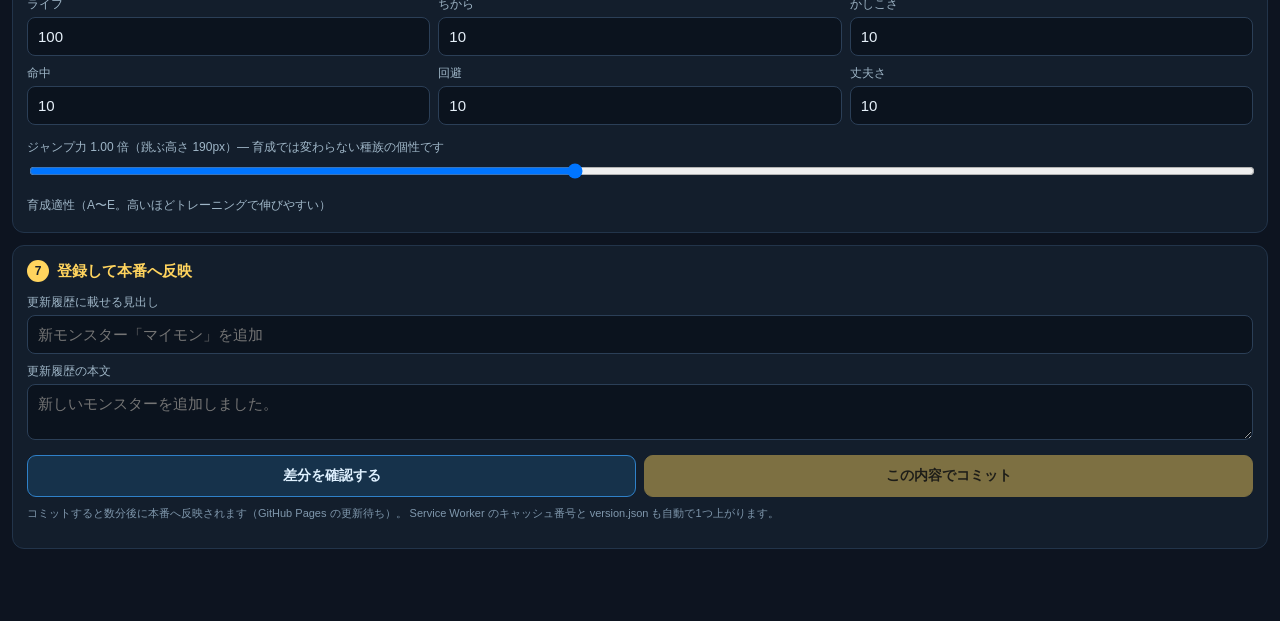
<file: tools/monster-studio.html>
<!DOCTYPE html>
<html lang="ja">
<head>
<meta charset="UTF-8">
<!-- 旧URL。ブックマーク済みの場合に備えて新しい場所へ転送する -->
<meta http-equiv="refresh" content="0; url=./">
<title>モンスター作成スタジオ</title>
</head>
<body style="background:#0d1420;color:#e7f1fa;font-family:-apple-system,sans-serif;padding:24px">
  移動しました。<a href="./" style="color:#ffd45e">こちら</a>を開いてください。
</body>
</html>
</file>
